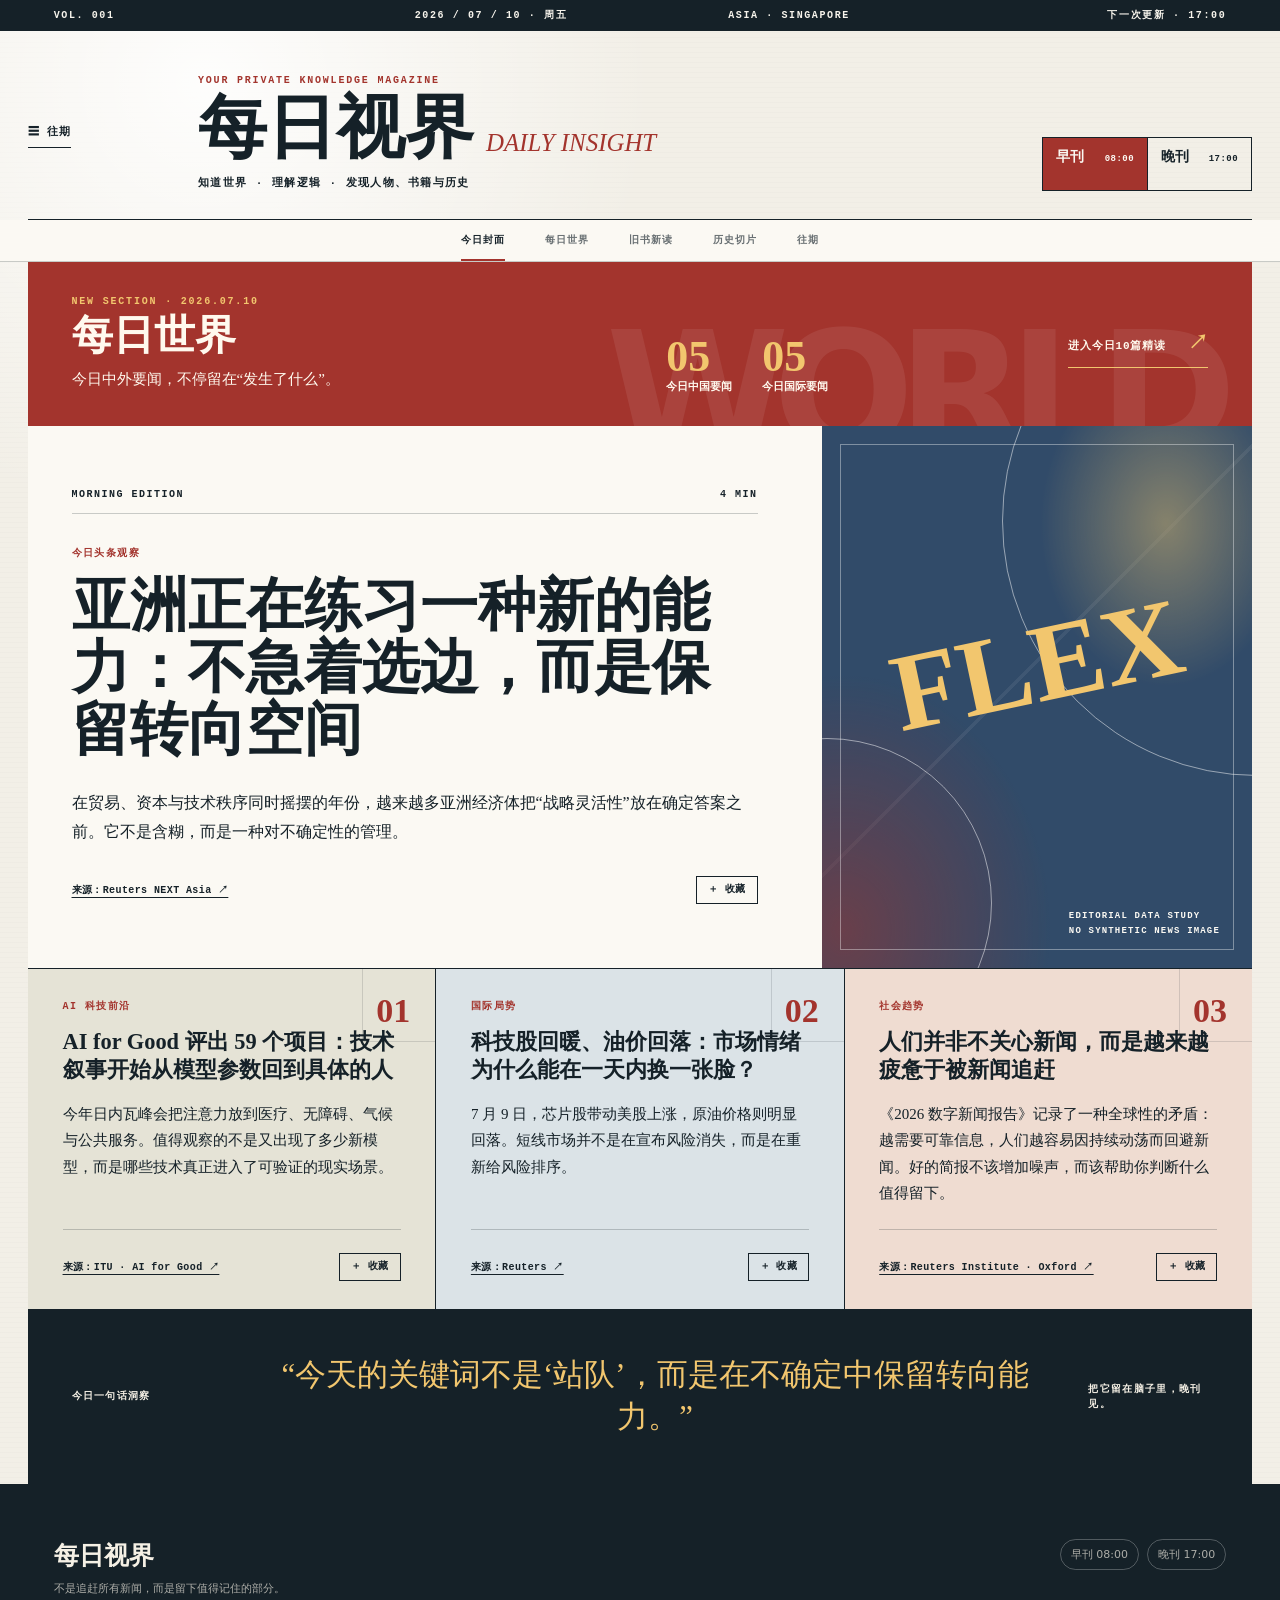
<file: site/index.html>
<!doctype html>
<html lang="zh-CN">
<head>
  <meta charset="utf-8">
  <meta name="viewport" content="width=device-width,initial-scale=1">
  <title>每日视界 · DAILY INSIGHT</title>
  <meta name="description" content="知道世界，理解逻辑，发现人物、书籍与历史。">
  <link rel="stylesheet" href="/style.css?v=6">
</head>
<body>
<main>
  <div class="ticker"><span>VOL. 001</span><span>2026 / 07 / 10 · 周五</span><span>ASIA · SINGAPORE</span><span data-next-update>下一次更新 · 17:00</span></div>
  <header class="masthead">
    <button class="archive-button">☰ 往期</button>
    <div><p class="eyebrow">YOUR PRIVATE KNOWLEDGE MAGAZINE</p><h1>每日视界 <i>DAILY INSIGHT</i></h1><p class="mission">知道世界 · 理解逻辑 · 发现人物、书籍与历史</p></div>
    <div class="edition-switch" role="tablist">
      <button class="active" data-edition-button="morning"><b>早刊</b><small>08:00</small></button>
      <button data-edition-button="evening"><b>晚刊</b><small>17:00</small></button>
    </div>
  </header>
  <nav class="top-nav home-nav"><a class="active" href="/">今日封面</a><a href="/daily-world">每日世界</a><a href="#book">旧书新读</a><a href="#history">历史切片</a><a href="#archive">往期</a></nav>

  <section class="world-promo">
    <div class="world-promo-title"><p class="eyebrow">NEW SECTION · 2026.07.10</p><h2>每日世界</h2><p>今日中外要闻，不停留在“发生了什么”。</p></div>
    <div class="world-promo-counts"><span><b>05</b> 今日中国要闻</span><span><b>05</b> 今日国际要闻</span></div>
    <a href="/daily-world">进入今日10篇精读 <b>↗</b></a>
  </section>

  <div class="edition-view" data-edition-view="morning">
    <section class="hero">
      <div class="hero-copy">
        <div class="section-line"><span>MORNING EDITION</span><span>4 MIN</span></div><p class="tag">今日头条观察</p>
        <h2>亚洲正在练习一种新的能力：不急着选边，而是保留转向空间</h2>
        <p class="dek">在贸易、资本与技术秩序同时摇摆的年份，越来越多亚洲经济体把“战略灵活性”放在确定答案之前。它不是含糊，而是一种对不确定性的管理。</p>
        <div class="byline"><a class="source" href="https://www.reuters.com/world/reuters-next/" target="_blank" rel="noreferrer">来源：Reuters NEXT Asia ↗</a><button class="bookmark" data-bookmark="morning-hero">＋ 收藏</button></div>
      </div>
      <div class="hero-visual morning"><div class="orbit orbit-one"></div><div class="orbit orbit-two"></div><div class="visual-word">FLEX</div><div class="visual-caption">EDITORIAL DATA STUDY<br>NO SYNTHETIC NEWS IMAGE</div></div>
    </section>
    <section class="story-grid">
      <article class="story-card lime"><div class="card-index">01</div><p class="tag">AI 科技前沿</p><h3>AI for Good 评出 59 个项目：技术叙事开始从模型参数回到具体的人</h3><p>今年日内瓦峰会把注意力放到医疗、无障碍、气候与公共服务。值得观察的不是又出现了多少新模型，而是哪些技术真正进入了可验证的现实场景。</p><footer><a class="source" href="https://aiforgood.itu.int/" target="_blank" rel="noreferrer">来源：ITU · AI for Good ↗</a><button class="bookmark" data-bookmark="morning-ai">＋ 收藏</button></footer></article>
      <article class="story-card blue"><div class="card-index">02</div><p class="tag">国际局势</p><h3>科技股回暖、油价回落：市场情绪为什么能在一天内换一张脸？</h3><p>7 月 9 日，芯片股带动美股上涨，原油价格则明显回落。短线市场并不是在宣布风险消失，而是在重新给风险排序。</p><footer><a class="source" href="https://www.reuters.com/world/china/global-markets-global-markets-2026-07-09/" target="_blank" rel="noreferrer">来源：Reuters ↗</a><button class="bookmark" data-bookmark="morning-world">＋ 收藏</button></footer></article>
      <article class="story-card rose"><div class="card-index">03</div><p class="tag">社会趋势</p><h3>人们并非不关心新闻，而是越来越疲惫于被新闻追赶</h3><p>《2026 数字新闻报告》记录了一种全球性的矛盾：越需要可靠信息，人们越容易因持续动荡而回避新闻。好的简报不该增加噪声，而该帮助你判断什么值得留下。</p><footer><a class="source" href="https://reutersinstitute.politics.ox.ac.uk/digital-news-report/2026/dnr-executive-summary" target="_blank" rel="noreferrer">来源：Reuters Institute · Oxford ↗</a><button class="bookmark" data-bookmark="morning-society">＋ 收藏</button></footer></article>
    </section>
    <section class="one-line"><span>今日一句话洞察</span><blockquote>“今天的关键词不是‘站队’，而是在不确定中保留转向能力。”</blockquote><p>把它留在脑子里，晚刊见。</p></section>
  </div>

  <div class="edition-view" data-edition-view="evening" hidden>
    <section class="hero">
      <div class="hero-copy"><div class="section-line"><span>EVENING EDITION</span><span>3 MIN</span></div><p class="tag">文化 / 影视</p><h2>《海洋奇缘》真人版今日上映：重拍一段熟悉的故事，真正困难的是什么？</h2><p class="dek">观众记住的从来不只是情节，还有动画赋予海洋、音乐与身体的自由感。真人化的挑战，是在“更真实”的画面里保住那种不受现实束缚的生命力。</p><div class="byline"><a class="source" href="https://editorial.rottentomatoes.com/article/the-most-anticipated-movies-of-2026/" target="_blank" rel="noreferrer">来源：Rotten Tomatoes · 2026 片单 ↗</a><button class="bookmark" data-bookmark="evening-hero">＋ 收藏</button></div></div>
      <div class="hero-visual evening"><div class="orbit orbit-one"></div><div class="orbit orbit-two"></div><div class="visual-word">OWN</div><div class="visual-caption">EDITORIAL DATA STUDY<br>NO SYNTHETIC NEWS IMAGE</div></div>
    </section>
    <section class="story-grid evening-grid">
      <article class="story-card blue"><div class="card-index">01</div><p class="tag">游戏观察</p><h3>当实体游戏退场，我们购买的究竟是作品，还是一段随时可能失效的访问权？</h3><p>围绕 PlayStation 实体发行未来的争论，表面谈光盘，实质谈所有权、保存与数字平台的权力边界。</p><footer><a class="source" href="https://www.theguardian.com/games/2026/jul/07/playstation-sony-ending-physical-game-production" target="_blank" rel="noreferrer">来源：The Guardian ↗</a><button class="bookmark" data-bookmark="evening-game">＋ 收藏</button></footer></article>
      <article class="story-card rose"><div class="card-index">02</div><p class="tag">今日推荐 / 思考</p><h3>今晚留一个问题：什么内容值得你在五年后仍然拥有？</h3><p>不妨看看自己的电子书、游戏、影视收藏：其中有多少是你真正拥有的文件，又有多少只是平台暂时授予的入口？</p><footer><a class="source" href="#book">来源：编辑部手记 ↗</a><button class="bookmark" data-bookmark="evening-thought">＋ 收藏</button></footer></article>
    </section>
    <section class="book-feature" id="book">
      <div class="book-cover"><span>WILKIE COLLINS</span><strong>THE<br>WOMAN<br>IN WHITE</strong><small>1859</small></div>
      <div class="book-copy"><p class="tag">旧书新读 · 今日核心</p><h2>《白衣女人》：一封来自维多利亚时代的深夜来信</h2><p class="no-spoiler">NO SPOILERS · 无剧透推荐</p><p>如果你喜欢“有人在说真话，但没人知道究竟是谁”的故事，这本 1859 年开始连载的小说仍然有惊人的抓力。它把秘密分散在不同人的叙述里，让阅读本身变成一次调查。</p><p>吸引你的不会只是谜底，而是那种缓慢逼近的感觉：体面的宅邸、严密的礼法和冷静的证词之下，似乎一直有什么东西没有被说出来。</p><div class="book-meta"><span>适合：悬疑 / 多视角 / 阴郁庄园</span><span>建议：夜晚读 20 页</span></div><a class="source" href="https://www.gutenberg.org/ebooks/583" target="_blank" rel="noreferrer">来源：Project Gutenberg · 公版全文 ↗</a></div>
    </section>
    <section class="knowledge-pair" id="history">
      <article class="history"><p class="tag">历史切片 · 1925.07.10</p><h3>一场关于“课堂能教什么”的审判，在田纳西州开庭</h3><p>斯科普斯审判因一名教师讲授进化论而起，却很快变成科学、宗教、教育权与现代媒体共同参与的公共辩论。它提醒我们：课堂里的知识，从来不只属于课堂。</p><a class="source" href="https://www.loc.gov/pictures/search/?q=Scopes%20trial" target="_blank" rel="noreferrer">来源：美国国会图书馆影像档案 ↗</a></article>
      <article class="cold"><p class="tag">今日冷知识</p><div class="cold-number">05 → 07</div><h3>July 原本叫 Quintilis，意思是“第五月”</h3><p>因为古罗马历法曾从三月开始计算。后来月份顺序变化了，名字却留了一阵子；公元前 44 年，罗马元老院才用 Julius Caesar 的名字为它改名。</p><a class="source" href="https://www.timeanddate.com/calendar/months/july.html" target="_blank" rel="noreferrer">来源：Timeanddate · Calendar History ↗</a></article>
    </section>
  </div>

  <footer class="site-footer"><div><b>每日视界</b><span>不是追赶所有新闻，而是留下值得记住的部分。</span></div><div class="update-times"><span>早刊 08:00</span><span>晚刊 17:00</span></div></footer>
  <div class="overlay" id="archive" hidden><aside class="archive"><button class="close">×</button><p class="eyebrow">THE ARCHIVE</p><h2>往期杂志</h2><div class="archive-item current"><span>VOL. 001</span><b>2026 年 7 月 10 日</b><small>早刊 · 晚刊</small></div><div class="archive-empty">新的日子会在这里慢慢累积。<br>搜索与主题索引将在内容丰富后开放。</div></aside></div>
</main>
<script src="/app.js?v=6"></script>
</body>
</html>
</file>
<file: style.css>
:root {
  --ink: #152128;
  --paper: #f2efe7;
  --paper-bright: #fbf9f3;
  --mist: #e5e0d5;
  --line: rgba(21, 33, 40, .22);
  --red: #a3342d;
  --red-dark: #6c201d;
  --gold: #d7a649;
  --blue: #314b69;
  --green: #526c60;
  --serif: "Iowan Old Style", "Palatino Linotype", "Songti SC", "STSong", Georgia, serif;
  --sans: "Aptos", "Noto Sans SC", "Microsoft YaHei", system-ui, sans-serif;
  --mono: "Aptos Mono", "Cascadia Mono", ui-monospace, monospace;
}

* { box-sizing: border-box; }
[hidden] { display: none !important; }
html { scroll-behavior: smooth; }
body {
  min-width: 320px;
  margin: 0;
  color: var(--ink);
  background:
    radial-gradient(circle at 16% 5%, rgba(255,255,255,.9), transparent 28rem),
    repeating-linear-gradient(0deg, rgba(21,33,40,.014) 0 1px, transparent 1px 5px),
    var(--paper);
  font-family: var(--sans);
}
button, a { color: inherit; font: inherit; }
a { text-underline-offset: 4px; }
button { cursor: pointer; }
main { min-height: 100vh; overflow: hidden; }

/* Shared chrome */
.ticker {
  display: grid;
  grid-template-columns: repeat(4, 1fr);
  gap: 20px;
  padding: 10px 4.2vw 9px;
  color: #f7f4ec;
  background: var(--ink);
  font: 700 10px/1.2 var(--mono);
  letter-spacing: .16em;
}
.ticker span:nth-child(2), .ticker span:nth-child(3) { text-align: center; }
.ticker span:last-child { text-align: right; }
.eyebrow { margin: 0 0 9px; color: var(--red); font: 800 10px/1.2 var(--mono); letter-spacing: .18em; }
.tag { margin: 0 0 14px; color: var(--red); font: 800 10px/1.25 var(--mono); letter-spacing: .14em; }
.source { font: 700 10px/1.5 var(--mono); letter-spacing: .04em; }
.source:hover { color: var(--red); }

/* Home masthead */
.masthead {
  display: grid;
  grid-template-columns: 160px 1fr 220px;
  align-items: end;
  gap: 30px;
  max-width: 1540px;
  margin: auto;
  padding: 50px 4.2vw 32px;
  border-bottom: 1px solid var(--ink);
}
.archive-button {
  align-self: center;
  justify-self: start;
  padding: 9px 0;
  border: 0;
  border-bottom: 1px solid var(--ink);
  background: transparent;
  font: 800 11px/1 var(--mono);
  letter-spacing: .08em;
}
.archive-button:hover { color: var(--red); border-color: var(--red); }
h1 { margin: 0; font-family: var(--serif); }
.masthead h1 {
  display: flex;
  align-items: baseline;
  gap: 12px;
  font-size: clamp(44px, 6.2vw, 92px);
  line-height: .86;
  letter-spacing: -.075em;
}
.masthead h1 i {
  color: var(--red);
  font: italic 500 .35em/1 var(--serif);
  letter-spacing: -.025em;
  white-space: nowrap;
}
.mission { margin: 17px 0 0; font: 700 11px/1.5 var(--mono); letter-spacing: .13em; }
.edition-switch { display: grid; grid-template-columns: 1fr 1fr; border: 1px solid var(--ink); }
.edition-switch button {
  display: flex;
  justify-content: space-between;
  align-items: baseline;
  min-height: 52px;
  padding: 12px 13px;
  border: 0;
  background: transparent;
  text-align: left;
}
.edition-switch button + button { border-left: 1px solid var(--ink); }
.edition-switch button.active { color: var(--paper-bright); background: var(--red); }
.edition-switch button:not(.active):hover { background: rgba(21,33,40,.06); }
.edition-switch b { font: 800 14px/1 var(--serif); }
.edition-switch small { font: 700 9px/1 var(--mono); letter-spacing: .05em; }

.top-nav {
  display: flex;
  justify-content: center;
  max-width: 1540px;
  margin: auto;
  padding: 0 4.2vw;
  overflow: auto;
  border-bottom: 1px solid var(--line);
  background: rgba(242,239,231,.8);
  scrollbar-width: none;
}
.top-nav::-webkit-scrollbar { display: none; }
.top-nav a {
  position: relative;
  padding: 16px 20px 15px;
  color: rgba(21,33,40,.64);
  text-decoration: none;
  white-space: nowrap;
  font: 800 10px/1 var(--mono);
  letter-spacing: .1em;
}
.top-nav a::after { content: ""; position: absolute; right: 20px; bottom: 0; left: 20px; height: 2px; background: transparent; }
.top-nav a.active, .top-nav a:hover { color: var(--ink); }
.top-nav a.active::after, .top-nav a:hover::after { background: var(--red); }
.home-nav { max-width: none; background: var(--paper-bright); }

.world-promo {
  position: relative;
  display: grid;
  grid-template-columns: 1.3fr .8fr auto;
  align-items: end;
  gap: 38px;
  max-width: 1540px;
  margin: 0 auto;
  padding: 38px 4.2vw;
  overflow: hidden;
  color: #fff9ee;
  background: var(--red);
}
.world-promo::before { content: "WORLD"; position: absolute; right: 2.5vw; bottom: -30px; color: rgba(255,255,255,.08); font: 900 clamp(100px,17vw,260px)/.75 var(--sans); letter-spacing: -.1em; }
.world-promo > * { position: relative; z-index: 1; }
.world-promo h2 { margin: 0; font: 600 clamp(38px,4vw,65px)/.9 var(--serif); letter-spacing: -.06em; }
.world-promo-title>p:last-child { max-width: 390px; margin: 13px 0 0; font: 500 15px/1.65 var(--serif); }
.world-promo .eyebrow { color: #f2c66e; }
.world-promo-counts { display: flex; gap: 30px; }
.world-promo-counts span { display: grid; gap: 7px; font: 600 11px/1 var(--sans); }
.world-promo-counts b { color: #f2c66e; font: 700 44px/.8 var(--serif); }
.world-promo>a { align-self: center; padding: 13px 0; border-bottom: 1px solid #f2c66e; color: #fff9ee; text-decoration: none; font: 800 11px/1 var(--mono); letter-spacing: .08em; }
.world-promo>a b { margin-left: 14px; color: #f2c66e; font-size: 20px; }
.world-promo>a:hover { color: #f2c66e; }

/* Magazine home */
.hero { display: grid; grid-template-columns: minmax(0, 1.36fr) minmax(340px, .64fr); max-width: 1540px; margin: auto; background: var(--paper-bright); border-bottom: 1px solid var(--ink); }
.hero-copy { display: flex; flex-direction: column; align-items: flex-start; padding: clamp(42px,6vw,86px) 5.5vw clamp(46px,6vw,80px) 4.2vw; }
.section-line { display: flex; justify-content: space-between; width: 100%; padding-bottom: 13px; border-bottom: 1px solid var(--line); font: 800 10px/1 var(--mono); letter-spacing: .15em; }
.hero .tag { margin-top: 34px; }
.hero h2 { max-width: 980px; margin: 0; font: 600 clamp(44px,5.2vw,84px)/1.04 var(--serif); letter-spacing: -.07em; }
.dek { max-width: 770px; margin: 28px 0 30px; font: 500 clamp(17px,1.55vw,22px)/1.8 var(--serif); }
.byline, .story-card footer { display: flex; align-items: center; justify-content: space-between; gap: 18px; width: 100%; }
.bookmark { padding: 8px 11px; border: 1px solid var(--ink); background: transparent; font: 800 10px/1 var(--mono); letter-spacing: .04em; }
.bookmark:hover, .bookmark.saved { color: var(--paper-bright); background: var(--ink); }
.hero-visual { position: relative; min-height: 100%; overflow: hidden; color: var(--paper-bright); background: var(--blue); }
.hero-visual.evening { background: var(--green); }
.hero-visual::before { content: ""; position: absolute; inset: 0; opacity: .7; background: radial-gradient(ellipse at 80% 18%, rgba(235,196,112,.65), transparent 26%), radial-gradient(ellipse at 5% 93%, rgba(163,52,45,.7), transparent 36%), linear-gradient(135deg, transparent 0 46%, rgba(255,255,255,.1) 46.1% 46.5%, transparent 46.6%); }
.hero-visual::after { content: ""; position: absolute; inset: 18px; border: 1px solid rgba(255,255,255,.38); }
.orbit { position: absolute; z-index: 1; border: 1px solid rgba(255,255,255,.5); border-radius: 50%; }
.orbit-one { width: 510px; height: 510px; top: -160px; right: -260px; }
.orbit-two { width: 330px; height: 330px; bottom: -100px; left: -160px; }
.visual-word { position: absolute; z-index: 2; top: 44%; left: 50%; transform: translate(-50%,-50%) rotate(-12deg); color: #f2c66e; font: 700 clamp(76px,11vw,175px)/.75 var(--serif); letter-spacing: -.12em; }
.evening .visual-word { color: #f6d9b9; }
.visual-caption { position: absolute; z-index: 3; right: 32px; bottom: 30px; max-width: 160px; font: 800 9px/1.6 var(--mono); letter-spacing: .13em; }

.story-grid { display: grid; grid-template-columns: repeat(3, 1fr); max-width: 1540px; margin: auto; background: var(--ink); gap: 1px; }
.story-grid.evening-grid { grid-template-columns: repeat(2, 1fr); }
.story-card { position: relative; display: flex; flex-direction: column; min-height: 390px; padding: 35px clamp(24px,3vw,48px) 31px; overflow: hidden; background: var(--paper-bright); }
.story-card::before { content: ""; position: absolute; top: 0; right: 0; width: 72px; height: 72px; border-left: 1px solid var(--line); border-bottom: 1px solid var(--line); opacity: .65; }
.story-card.lime { background: #e5e3d6; }.story-card.blue { background: #dbe3e7; }.story-card.rose { background: #efdcd1; }
.card-index { position: absolute; top: 25px; right: 25px; color: var(--red); font: 600 34px/1 var(--serif); }
.story-card h3, .knowledge-pair h3 { max-width: 520px; margin: 0 0 17px; font: 600 clamp(23px,2.05vw,34px)/1.23 var(--serif); letter-spacing: -.04em; }
.story-card > p:not(.tag) { max-width: 500px; margin: 0; font: 500 15px/1.75 var(--serif); }
.story-card footer { margin-top: auto; padding-top: 23px; border-top: 1px solid var(--line); }
.one-line { display: grid; grid-template-columns: 175px 1fr 150px; align-items: center; gap: 36px; max-width: 1540px; margin: auto; padding: 55px 4.2vw; color: #f5f0e5; background: var(--ink); }
.one-line > span, .one-line > p { font: 800 10px/1.5 var(--mono); letter-spacing: .13em; }
.one-line blockquote { max-width: 800px; margin: 0; color: #f2c66e; text-align: center; font: 500 clamp(24px,3vw,43px)/1.35 var(--serif); letter-spacing: -.04em; }

.book-feature { display: grid; grid-template-columns: minmax(250px,.72fr) 1.28fr; gap: clamp(45px,8vw,130px); max-width: 1540px; margin: auto; padding: 94px 8vw; background: #e6dfd0; }
.book-cover { position: relative; align-self: center; justify-self: center; width: min(100%, 334px); aspect-ratio: .67; display: flex; flex-direction: column; justify-content: space-between; padding: 30px; color: #f0e7d3; background: #263f36; box-shadow: 18px 20px 0 rgba(21,33,40,.18); transform: rotate(-3deg); }
.book-cover::before { content: ""; position: absolute; inset: 11px; border: 1px solid #d0a95f; }
.book-cover span,.book-cover small,.book-cover strong { position: relative; z-index: 1; }
.book-cover span,.book-cover small { font: 700 9px var(--mono); letter-spacing: .16em; }.book-cover strong { font: 500 clamp(37px,5vw,63px)/.88 var(--serif); letter-spacing: -.07em; }
.book-copy h2 { max-width: 840px; margin: 0; font: 600 clamp(40px,4.5vw,70px)/1.05 var(--serif); letter-spacing: -.07em; }
.book-copy > p:not(.tag):not(.no-spoiler) { max-width: 760px; font: 500 17px/1.9 var(--serif); }
.no-spoiler { display: inline-block; margin: 20px 0 7px; padding: 7px 9px; color: #fff9ee; background: var(--red); font: 800 9px var(--mono); letter-spacing: .12em; }
.book-meta { display: flex; flex-wrap: wrap; gap: 9px; margin: 28px 0 23px; }
.book-meta span { padding: 8px 12px; border: 1px solid var(--ink); border-radius: 999px; font: 700 11px/1 var(--sans); }
.knowledge-pair { display: grid; grid-template-columns: 1fr 1fr; max-width: 1540px; margin: auto; background: var(--ink); gap: 1px; }
.knowledge-pair article { min-height: 410px; padding: clamp(42px,5vw,76px); background: var(--paper-bright); }
.knowledge-pair .history { background: #f0eadf; }.knowledge-pair .cold { color: #f5f0e5; background: var(--blue); }
.knowledge-pair article > p:not(.tag) { max-width: 600px; font: 500 16px/1.8 var(--serif); }
.cold .tag { color: #f2c66e; }.cold .source { color: #f2c66e; }
.cold-number { margin: 8px 0 16px; color: #f2c66e; font: 600 clamp(76px,10vw,145px)/.8 var(--serif); letter-spacing: -.11em; }

.site-footer { display: flex; justify-content: space-between; gap: 40px; padding: 55px 4.2vw 72px; color: #f5f0e5; background: var(--ink); }
.site-footer div { display: flex; flex-direction: column; gap: 9px; }.site-footer b { font: 600 25px var(--serif); }.site-footer span { font-size: 11px; opacity: .68; }
.update-times { flex-direction: row !important; align-items: flex-start; gap: 8px !important; }.update-times span { padding: 7px 10px; border: 1px solid rgba(255,255,255,.38); border-radius: 999px; }

/* Archive */
.overlay { position: fixed; z-index: 20; inset: 0; display: flex; background: rgba(21,33,40,.58); backdrop-filter: blur(7px); }
.archive { position: relative; width: min(92vw,480px); height: 100%; padding: 58px 40px; color: var(--ink); background: var(--paper-bright); box-shadow: 18px 0 50px rgba(0,0,0,.25); animation: slide .3s ease-out; }
@keyframes slide { from { transform: translateX(-100%); } }
.archive h2 { margin: 0 0 42px; font: 600 52px/1 var(--serif); letter-spacing: -.06em; }.close { position: absolute; top: 20px; right: 24px; border: 0; background: none; font: 400 35px/1 var(--serif); }
.archive-item { display: grid; gap: 8px; padding: 22px; border: 1px solid var(--ink); }.archive-item.current { background: #e8dcc0; }.archive-item span,.archive-item small { font: 700 9px var(--mono); letter-spacing: .13em; }
.archive-empty { margin-top: 22px; padding-top: 26px; border-top: 1px solid var(--line); font: 500 15px/1.8 var(--serif); opacity: .72; }

/* Daily World */
.sub-mast { display: flex; align-items: flex-end; justify-content: space-between; max-width: 1540px; margin: auto; padding: 39px 4.2vw 26px; background: var(--paper-bright); border-bottom: 1px solid var(--ink); }
.mini-logo { text-decoration: none; font: 600 clamp(31px,4vw,52px)/1 var(--serif); letter-spacing: -.065em; }.mini-logo i { color: var(--red); font: italic 500 .37em var(--serif); }.sub-mast>span { font: 800 10px var(--mono); letter-spacing: .14em; }
.world-header { max-width: 1540px; margin: auto; padding: 78px 8vw 60px; background: #e7e0d3; }
.world-header h1 { max-width: 1100px; font: 600 clamp(65px,10.5vw,160px)/.82 var(--serif); letter-spacing: -.1em; }
.world-deck { display: grid; grid-template-columns: minmax(0,1fr) auto; gap: 45px; align-items: end; margin-top: 43px; padding-top: 25px; border-top: 1px solid var(--line); }.world-deck>p { max-width: 740px; margin: 0; font: 500 18px/1.8 var(--serif); }.world-deck>div { display: flex; gap: 8px; }.world-deck span { display: grid; gap: 6px; min-width: 112px; padding: 15px; color: #f7f3eb; background: var(--ink); font: 600 11px var(--sans); }.world-deck b { color: #f2c66e; font: 600 42px/.75 var(--serif); }
.world-section { max-width: 1540px; margin: auto; border-bottom: 1px solid var(--ink); }.world-section>header { display: flex; align-items: center; gap: 25px; padding: 34px 4.2vw; color: #f7f3eb; background: var(--ink); }.world-section.global>header { background: var(--red-dark); }.world-section>header>span { color: #f2c66e; font: 600 65px/.75 var(--serif); }.world-section>header p { margin: 0; font: 800 10px var(--mono); letter-spacing: .16em; opacity: .7; }.world-section>header h2 { margin: 5px 0 0; font: 600 35px/1 var(--serif); }
.world-list { display: grid; grid-template-columns: repeat(2, 1fr); background: var(--ink); gap: 1px; }.world-card { display: grid; grid-template-columns: 235px minmax(0,1fr); min-height: 325px; color: var(--ink); background: var(--paper-bright); text-decoration: none; transition: background .2s ease; }.world-card.featured { grid-column: 1/-1; grid-template-columns: 1fr 1fr; min-height: 490px; background: #ece5d8; }.world-card:hover { background: #fffdf7; }.world-card figure { min-height: 100%; margin: 0; overflow: hidden; background: var(--mist); }.world-card figure img { display: block; width: 100%; height: 100%; object-fit: cover; filter: saturate(.75) contrast(1.06); transition: transform .5s ease; }.world-card:hover figure img { transform: scale(1.035); }.world-card figcaption { position: absolute; margin: -28px 10px 0; padding: 5px 7px; color: #fff; background: rgba(21,33,40,.78); font: 700 8px var(--mono); }.type-image { display: flex; flex-direction: column; justify-content: space-between; padding: 25px; color: #f7f3eb; background: var(--blue); }.type-image span { font: 800 11px var(--mono); letter-spacing: .16em; }.type-image b { align-self: flex-end; color: #f2c66e; font: 600 90px/.7 var(--serif); }.world-card-copy { display: flex; flex-direction: column; padding: 29px; }.world-card-copy .tag { margin-bottom: 15px; }.world-card-copy h3 { margin: 0; font: 600 clamp(24px,2.1vw,37px)/1.16 var(--serif); letter-spacing: -.05em; }.featured .world-card-copy h3 { font-size: clamp(37px,4.2vw,68px); }.world-card-copy>p:not(.tag) { font: 500 14px/1.75 var(--serif); }.why { margin-top: auto; padding-top: 17px; border-top: 1px solid var(--line); }.why b,.why span { display: block; }.why b { margin-bottom: 6px; color: var(--red); font: 800 9px var(--mono); letter-spacing: .13em; }.why span { font: 600 12px/1.55 var(--serif); }.read-link { margin-top: 17px; color: var(--red); font: 800 10px var(--mono); letter-spacing: .08em; }

/* Long reads */
.article-page { max-width: 1540px; margin: auto; background: var(--paper-bright); }.back-link { display: inline-block; margin: 30px 4.2vw 0; font: 800 10px var(--mono); letter-spacing: .06em; }.article-head { padding: 65px 10vw 55px; }.article-head .tag { color: var(--red); }.article-head h1 { max-width: 1170px; font: 600 clamp(48px,7.1vw,108px)/1.01 var(--serif); letter-spacing: -.085em; }.article-dek { max-width: 860px; margin: 30px 0; font: 500 clamp(19px,2vw,26px)/1.72 var(--serif); }.article-meta { display: flex; gap: 28px; padding-top: 20px; border-top: 1px solid var(--line); font: 700 10px var(--mono); letter-spacing: .06em; }.article-image { margin: 0; background: var(--mist); }.article-image img { display: block; width: 100%; max-height: 760px; object-fit: cover; filter: saturate(.8); }.article-image figcaption { padding: 10px 4.2vw; color: #f7f3eb; background: var(--ink); font: 700 9px var(--mono); letter-spacing: .06em; }.article-type-hero { display: grid; grid-template-columns: 1fr auto; align-items: end; min-height: 370px; padding: 45px 7vw; color: #f7f3eb; background: var(--blue); }.article-type-hero span { align-self: start; font: 800 12px var(--mono); letter-spacing: .2em; }.article-type-hero b { color: #f2c66e; font: 600 clamp(160px,24vw,365px)/.64 var(--serif); letter-spacing: -.14em; }.article-type-hero small { grid-column: 1/-1; margin-top: 40px; opacity: .75; font: 700 9px var(--mono); letter-spacing: .1em; }
.article-layout { display: grid; grid-template-columns: minmax(0,765px) 295px; justify-content: center; gap: clamp(50px,8vw,125px); padding: 82px 5vw 100px; }.article-body { font: 500 18px/2 var(--serif); }.article-body .lead { margin: 0 0 57px; padding: 3px 0 3px 27px; border-left: 6px solid var(--red); font-size: 24px; line-height: 1.75; }.article-body section { margin-top: 60px; }.article-body h2 { margin: 0 0 19px; font: 600 35px/1.15 var(--serif); letter-spacing: -.045em; }.article-body p { margin: 0 0 23px; }.article-aside { position: sticky; top: 28px; align-self: start; }.key-point { padding: 25px; color: #f8f4ea; background: var(--red); }.key-point span,.watch-box span { display: block; margin-bottom: 12px; font: 800 9px var(--mono); letter-spacing: .14em; }.key-point b { font: 500 19px/1.65 var(--serif); }.watch-box { margin-top: 14px; padding: 25px; border: 1px solid var(--ink); }.watch-box ul { margin: 0; padding-left: 18px; }.watch-box li { margin: 10px 0; font: 600 13px/1.55 var(--serif); }.sources-box { padding: 28px; background: #e7dfd1; }.sources-box h2 { font-size: 25px; }.sources-box a { font: 700 11px/1.7 var(--mono); }.article-next { padding: 48px 8vw; color: #f8f4ea; background: var(--ink); text-align: right; }.article-next a { color: #f2c66e; font: 600 20px var(--serif); }

@media (max-width: 940px) {
  .masthead { grid-template-columns: 1fr; gap: 22px; }.archive-button { order: 3; }.edition-switch { width: min(100%,420px); }.ticker span:nth-child(3) { display: none; }.ticker { grid-template-columns: 1fr 1fr 1fr; }.ticker span:last-child { grid-column: 3; }
  .world-promo { grid-template-columns: 1fr; gap: 23px; }.world-promo>a { justify-self: start; }.hero { grid-template-columns: 1fr; }.hero-visual { min-height: 360px; }.story-grid,.story-grid.evening-grid { grid-template-columns: 1fr; }.one-line { grid-template-columns: 1fr; text-align: center; }.one-line>p { display: none; }.book-feature { grid-template-columns: 1fr; }.knowledge-pair { grid-template-columns: 1fr; }.world-deck { grid-template-columns: 1fr; }.world-list { grid-template-columns: 1fr; }.world-card,.world-card.featured { grid-column: auto; grid-template-columns: 240px minmax(0,1fr); min-height: 350px; }.featured .world-card-copy h3 { font-size: clamp(32px,6vw,53px); }.article-layout { grid-template-columns: 1fr; gap: 34px; }.article-aside { position: static; }
}
@media (max-width: 620px) {
  .ticker { grid-template-columns: 1fr auto; gap: 8px; padding: 9px 18px; font-size: 8px; }.ticker span:nth-child(2),.ticker span:nth-child(3) { display: none; }.ticker span:last-child { grid-column: auto; }.masthead { padding: 36px 22px 27px; }.masthead h1 { display: block; font-size: 55px; }.masthead h1 i { display: block; margin-top: 8px; font-size: .32em; }.mission { font-size: 9px; letter-spacing: .08em; }.top-nav { justify-content: flex-start; padding: 0; }.top-nav a { padding: 14px 15px; }.hero-copy { padding: 42px 22px 48px; }.hero h2 { font-size: 47px; }.hero-visual { min-height: 285px; }.world-promo { padding: 32px 22px; }.world-promo-counts { gap: 20px; }.story-card { min-height: 360px; padding: 30px 23px; }.story-card footer { gap: 10px; }.one-line { padding: 42px 25px; }.book-feature { padding: 60px 25px; }.book-cover { width: 245px; }.knowledge-pair article { padding: 46px 25px; }.site-footer { flex-direction: column; padding: 46px 25px 65px; }.sub-mast { align-items: flex-start; flex-direction: column; gap: 12px; padding: 30px 22px 22px; }.world-header { padding: 55px 22px 45px; }.world-header h1 { font-size: 76px; }.world-deck>div { width: 100%; }.world-deck span { flex: 1; }.world-section>header { padding: 28px 22px; }.world-card,.world-card.featured { display: block; }.world-card figure,.type-image { height: 230px; }.type-image { flex-direction: row; }.type-image b { align-self: flex-end; }.world-card-copy { min-height: 355px; padding: 25px 22px; }.article-head { padding: 42px 23px; }.article-head h1 { font-size: 54px; }.article-meta { flex-direction: column; gap: 11px; }.article-layout { padding: 52px 24px 76px; }.article-body { font-size: 17px; }.article-body .lead { font-size: 21px; }.article-type-hero { min-height: 275px; }.article-type-hero b { font-size: 180px; }
}
</file>
